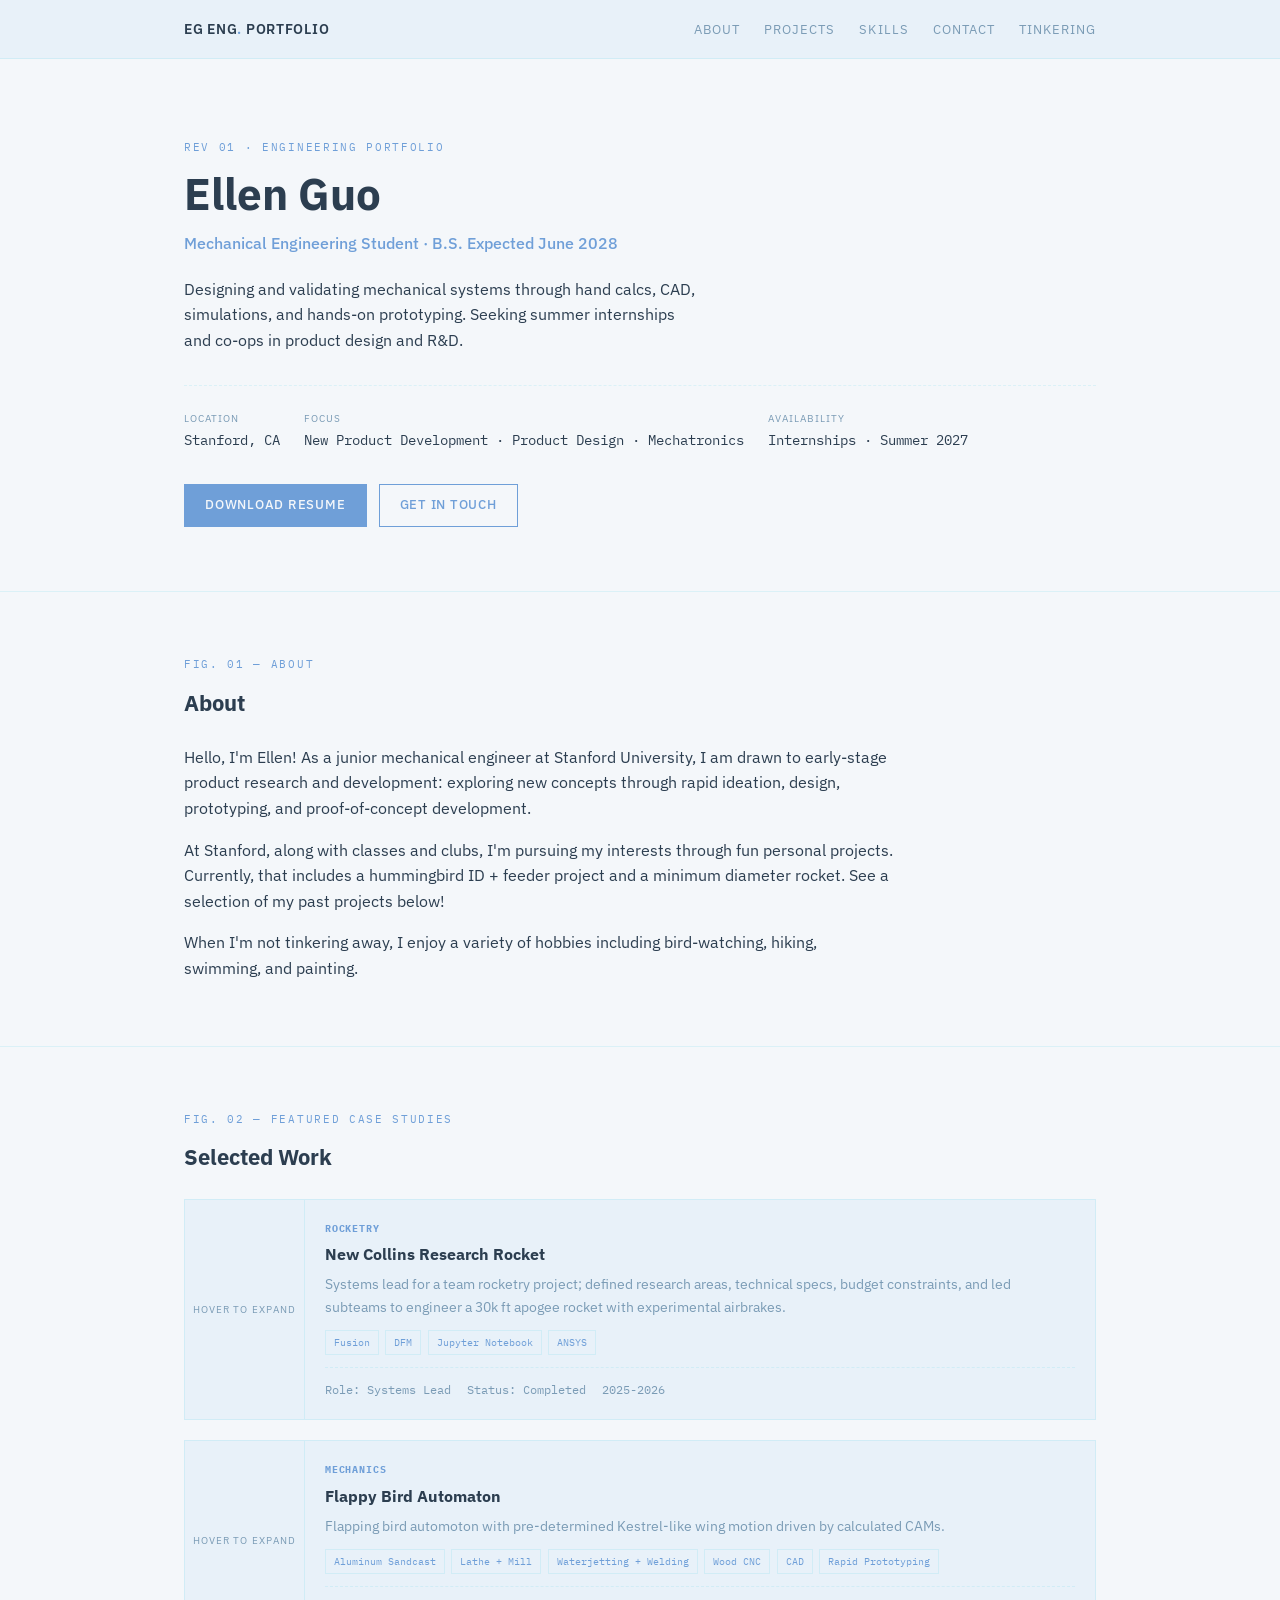
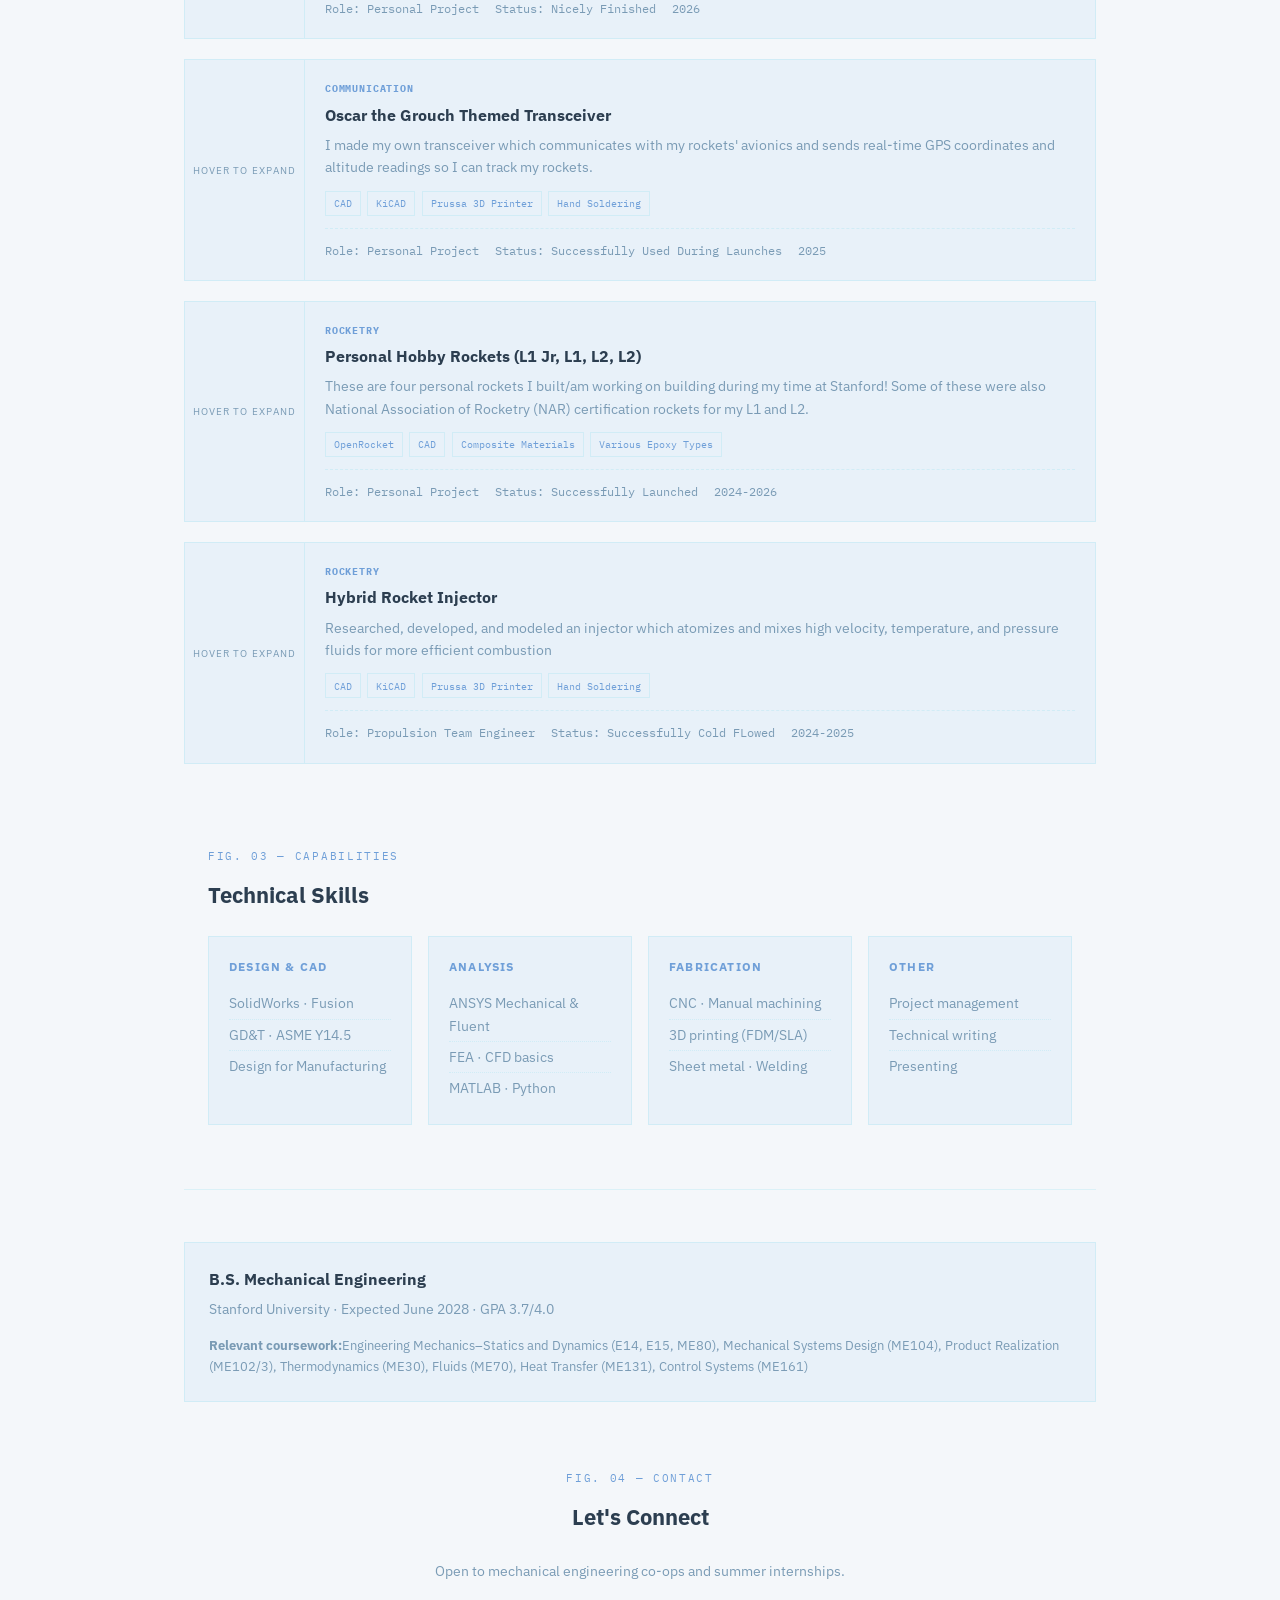
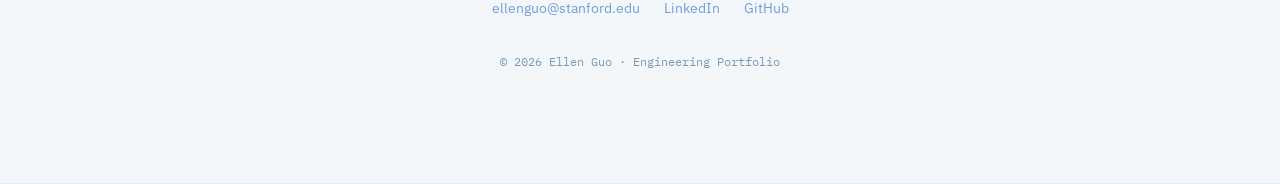
<file: index.html>
<!DOCTYPE html>
<html lang="en">
<head>
  <meta charset="UTF-8">
  <meta name="viewport" content="width=device-width, initial-scale=1.0">
  <title>Ellen Guo — Mechanical Engineering Portfolio</title>
  <link rel="preconnect" href="https://fonts.googleapis.com">
  <link rel="preconnect" href="https://fonts.gstatic.com" crossorigin>
  <link href="https://fonts.googleapis.com/css2?family=IBM+Plex+Mono:wght@400;500;600&family=IBM+Plex+Sans:wght@400;500;600;700&display=swap" rel="stylesheet">
  <link rel="stylesheet" href="style.css">
</head>
<body>
  <nav>
    <div class="container">
      <div class="logo">EG ENG<span>.</span> PORTFOLIO</div>
      <ul>
        <li><a href="#about">About</a></li>
        <li><a href="#projects">Projects</a></li>
        <li><a href="#skills">Skills</a></li>
        <li><a href="#contact">Contact</a></li>
        <li><a href="funproj.html">Tinkering</a></li>
      </ul>
    </div>
  </nav>

  <header class="hero">
    <div class="container">
      <p class="section-label">Rev 01 · Engineering Portfolio</p>
      <h1>Ellen Guo</h1>
      <p class="role">Mechanical Engineering Student · B.S. Expected June 2028</p>
      <p class="tagline">Designing and validating mechanical systems through hand calcs, CAD, simulations, and hands-on prototyping. Seeking summer internships and co-ops in product design and R&D.</p>
      <div class="spec-row">
        <div class="spec-item"><div class="label">Location</div><div class="value">Stanford, CA</div></div>
        <div class="spec-item"><div class="label">Focus</div><div class="value">New Product Development · Product Design · Mechatronics</div></div>
        <div class="spec-item"><div class="label">Availability</div><div class="value">Internships · Summer 2027</div></div>
      </div>
      <div class="btn-row">
        <a href="Ellen_Guo_Resume.pdf" class="btn btn-primary" download>Download Resume</a>
        <a href="#contact" class="btn btn-outline">Get in Touch</a>
      </div>
    </div>
  </header>

  <section id="about">
    <div class="container">
      <p class="section-label">Fig. 01 — About</p>
      <div class="about-grid">
        <div class="about-text">
          <h2>About</h2>
          <p>Hello, I'm Ellen! As a junior mechanical engineer at Stanford University, I am drawn to early-stage product research and development: exploring new concepts through rapid ideation, design, prototyping, and proof-of-concept development.</p>
          <p>At Stanford, along with classes and clubs, I'm pursuing my interests through fun personal projects. Currently, that includes a hummingbird ID + feeder project and a minimum diameter rocket. See a selection of my past projects below!</p>
          <p>When I'm not tinkering away, I enjoy a variety of hobbies including bird-watching, hiking, swimming, and painting.</p>
        </div>
      </div>
    </div>
  </section>

  <section id="projects">
  <div class="container">
    <p class="section-label">Fig. 02 — Featured Case Studies</p>
    <h2>Selected Work</h2>
    <div class="projects">
      
      <!-- Project 1: IREC -->
      <div class="project" data-project="heat-exchanger">
        <div class="project-thumb">
          <span class="project-thumb-placeholder">Hover to expand</span>
          <div class="project-carousel">
            <div class="carousel-arrow left">‹</div>
            <div class="carousel-arrow right">›</div>
            <div class="carousel-track">
              <div class="carousel-slide">
                <img src="img/IRECLaunch1.JPG" alt="Heat exchanger CAD model">
              </div>
              <div class="carousel-slide">
                <img src="img/airbrakes out naked.jpg" alt="CFD analysis">
              </div>
              <div class="carousel-slide">
                <img src="img/crystallization.jpeg" alt="Prototype testing">
              </div>
              <div class="carousel-slide">
                <img src="img/rocket vinyl.jpeg" alt="Prototype testing">
              </div>
            </div>
            <div class="carousel-controls">
              <span class="carousel-dot active"></span>
              <span class="carousel-dot"></span>
              <span class="carousel-dot"></span>
              <span class="carousel-dot"></span>
            </div>
          </div>
        </div>
        <div class="project-body">
          <p class="project-badge">Rocketry</p>
          <h3>New Collins Research Rocket</h3>
          <p class="project-summary">Systems lead for a team rocketry project; defined research areas, technical specs, budget constraints, and led subteams to engineer a 30k ft apogee rocket with experimental airbrakes.</p>
          
          <div class="project-details">
            <div class="detail-section">
              <h4>Why</h4>
              <p>A large component of scoring in the International Rocket Engineering Challenge (IREC) involves launching a rocket that flies to a target apogee. My team experimented with airbrakes as a calculated method to hit the exact altitude. We also carried a research payload looking at the effects of zero-gravity crystallization</p>
            </div>
            
            <div class="detail-section">
              <h4>How</h4>
              <ul>
                <li>Organized subteams for each rocket component such as Avionics, Structures, Recovery, and Airbrakes. Managed a 14-person team along with the technical project.</li>
                <li>Held weekly check-ins and guided each subteam through design, simulation, and build challenges; hosted a design review with professors, graduate students, IREC staff, and SSI alumni to gather thorough feedback </li>
                <li>Organized 4 test launches throughout the year, scaling up in rocket size and design requirements to test designs and validate simulations</li>
                <li>Experimented with new simulation softwares that allowed for greater rocket complexity; eventually creating one unique to the team rocket</li>
              </ul>
            </div>
            
            <div class="detail-section">
              <h4>Result</h4>
              <p>We verified working airbrakes during launch, although not as successful or consistent as would be necessary for IREC. 
                However, during the process, I developed better aerodynamic models around unique rocket shapes, wind shear, and pressure differences at altitude.
                I also grew as a leader and team manager.</p>
            </div>
          </div>
          
          <div class="tags">
            <span class="tag">Fusion</span>
            <span class="tag">DFM</span>
            <span class="tag">Jupyter Notebook</span>
            <span class="tag">ANSYS</span>
          </div>
          <div class="project-meta">
            <span>Role: Systems Lead</span>
            <span>Status: Completed</span>
            <span>2025-2026</span>
          </div>
        </div>
      </div>

      <!-- Project 2: ME103 Flappy Bird -->
      <div class="project" data-project="rover-suspension">
        <div class="project-thumb">
          <span class="project-thumb-placeholder">Hover to expand</span>
          <div class="project-carousel">
            <div class="carousel-arrow left">‹</div>
            <div class="carousel-arrow right">›</div>
            <div class="carousel-track">
              <div class="carousel-slide">
                <img src="img/flappy bird final1.png" alt="Suspension assembly">
              </div>
              <div class="carousel-slide">
                <img src="img/flappy bird wing motion.png" alt="FEA analysis">
              </div>
              <div class="carousel-slide">
                <img src="img/flappy bird cad.png" alt="Field testing">
              </div>
              <div class="carousel-slide">
                <img src="img/flappy sandcasting.png" alt="Field testing">
              </div>
              <div class="carousel-slide">
                <img src="img/flappy turning.png" alt="Field testing">
              </div>
              <div class="carousel-slide">
                <img src="img/flappy bird binnies.jpg" alt="Field testing">
              </div>
            </div>
            <div class="carousel-controls">
              <span class="carousel-dot active"></span>
              <span class="carousel-dot"></span>
              <span class="carousel-dot"></span>
              <span class="carousel-dot"></span>
              <span class="carousel-dot"></span>
              <span class="carousel-dot"></span>
            </div>
          </div>
        </div>
        <div class="project-body">
          <p class="project-badge">Mechanics</p>
          <h3>Flappy Bird Automaton</h3>
          <p class="project-summary">Flapping bird automoton with pre-determined Kestrel-like wing motion driven by calculated CAMs.</p>
          
          <div class="project-details">
            <div class="detail-section">
              <h4>Why</h4>
              <p>Wanted to learn different manufacturing techniques in the Stanford Product Realization Lab (PRL) in order to better understand fabrication processes and DFM.</p>
            </div>
            
            <div class="detail-section">
              <h4>How</h4>
              <ul>
                <li>Extrapolated a Kestrel flapping wing motion and designed CAM shapes to achieve that motion</li>
                <li>Performed hand calcs and FEA to analyze friction between CAM and follow shaft and find balance between friction reduction and DFM</li>
                <li>Designed and CADed casting molds/blanks for aluminum sandcasting process</li>
                <li>Fabricated and finished project using the lathe, mill, wood CNC, forge, waterjet, sandblaster, laser cutter, bandsaw, grinding wheel, and buffing wheel</li>
              </ul>
            </div>
            
            <div class="detail-section">
              <h4>Result</h4>
              <p>Created a working automaton and presented to PRL CAs and professors during quarterly university-wide Meet the Makers makerfaire.</p>
            </div>
          </div>
          
          <div class="tags">
            <span class="tag">Aluminum Sandcast</span>
            <span class="tag">Lathe + Mill</span>
            <span class="tag">Waterjetting + Welding</span>
            <span class="tag">Wood CNC</span>
            <span class="tag">CAD</span>
            <span class="tag">Rapid Prototyping</span>
          </div>
          <div class="project-meta">
            <span>Role: Personal Project</span>
            <span>Status: Nicely Finished</span>
            <span>2026</span>
          </div>
        </div>
      </div>

     <!-- Project 3: Oscar the Grouch -->
      <div class="project" data-project="transceiver">
        <div class="project-thumb">
          <span class="project-thumb-placeholder">Hover to expand</span>
          <div class="project-carousel">
            <div class="carousel-arrow left">‹</div>
            <div class="carousel-arrow right">›</div>
            <div class="carousel-track">
              <div class="carousel-slide">
                <img src="img/Oscar out in the world.jpg" alt="Suspension assembly">
              </div>
              <div class="carousel-slide">
                <img src="img/oscar CAD official.png" alt="FEA analysis">
              </div>
              <div class="carousel-slide">
                <img src="img/Oscar Fully painted.jpg" alt="Field testing">
              </div>
            </div>
            <div class="carousel-controls">
              <span class="carousel-dot active"></span>
              <span class="carousel-dot"></span>
              <span class="carousel-dot"></span>
            </div>
          </div>
        </div>
        <div class="project-body">
          <p class="project-badge">Communication</p>
          <h3>Oscar the Grouch Themed Transceiver</h3>
          <p class="project-summary">I made my own transceiver which communicates with my rockets' avionics and sends real-time GPS coordinates and altitude readings so I can track my rockets.</p>
          
          <div class="project-details">
            <div class="detail-section">
              <h4>Why</h4>
              <p>Wanted to learn more about electronic communication and design my own transceiver instead of using the commercially available ones.</p>
            </div>
            
            <div class="detail-section">
              <h4>How</h4>
              <ul>
                <li>Taught myself how antenna and radio communication works in order to understand how to design my transceiver </li>
                <li>CADed Oscar the Grouch Themed box with storage for not only electronic components and batteries, but also for trash from snacks eaten while hiking to recover rockets!</li>
                <li>Soldered board components, antennae, screen, and on/off button and assembled 3D printed transciever parts</li>
              </ul>
            </div>
            
            <div class="detail-section">
              <h4>Result</h4>
              <p>Designed, CADed, and painted finished product. I used it to successfully track and recover my L2 certification rocket flight, and have used it on all launches I've been to since.</p>
            </div>
          </div>
          
          <div class="tags">
            <span class="tag">CAD</span>
            <span class="tag">KiCAD</span>
            <span class="tag">Prussa 3D Printer</span>
            <span class="tag">Hand Soldering</span>
          </div>
          <div class="project-meta">
            <span>Role: Personal Project</span>
            <span>Status: Successfully Used During Launches</span>
            <span>2025</span>
          </div>
        </div>
      </div>


     <!-- Project 3: Rockets -->
      <div class="project" data-project="personal-rockets">
        <div class="project-thumb">
          <span class="project-thumb-placeholder">Hover to expand</span>
          <div class="project-carousel">
            <div class="carousel-arrow left">‹</div>
            <div class="carousel-arrow right">›</div>
            <div class="carousel-track">
              <div class="carousel-slide">
                <img src="img/CL firing from burner phone.jpg" alt="Suspension assembly">
              </div>
              <div class="carousel-slide">
                <img src="img/redwinged blackbird fly.jpg" alt="FEA analysis">
              </div>
              <div class="carousel-slide">
                <img src="img/tawny owl naked.jpg" alt="Field testing">
              </div>
              <div class="carousel-slide">
                <img src="img/pin in redwinged blackbird.jpg" alt="Field testing">
              </div>
              <div class="carousel-slide">
                <img src="img/rwbb fiberglass over jig.jpg" alt="Field testing">
              </div>
              <div class="carousel-slide">
                <img src="img/L2 cf fin layup.jpg" alt="Field testing">
              </div>
            </div>
            <div class="carousel-controls">
              <span class="carousel-dot active"></span>
              <span class="carousel-dot"></span>
              <span class="carousel-dot"></span>
              <span class="carousel-dot"></span>
              <span class="carousel-dot"></span>
              <span class="carousel-dot"></span>
            </div>
          </div>
        </div>
        <div class="project-body">
          <p class="project-badge">Rocketry</p>
          <h3>Personal Hobby Rockets (L1 Jr, L1, L2, L2)</h3>
          <p class="project-summary">These are four personal rockets I built/am working on building during my time at Stanford! Some of these were also National Association of Rocketry (NAR) certification rockets for my L1 and L2.</p>
          
          <div class="project-details">
            <div class="detail-section">
              <h4>Why</h4>
              <p>Wanted to gain experience in designing and building stable, fast, and high-flying hobby rockets of various styles including minimum and subminimum diameter.</p>
            </div>
            
            <div class="detail-section">
              <h4>How</h4>
              <ul>
                <li>Learned to simulate and model rocket and rocket components on OpenRocket, a popular rocket modeling software that helps account for aerodynamic forces.</li>
                <li>CADed my rocket to test fitment of parts, 3D printed molds for composite layups, and performed hand calcs to make sure my rockets would hold up at high accerlations and speeds. </li>
                <li>Learned how to do aerodynamic wet and dry layups with carbon fiber, fiberglass, and epoxy to strengthen materials</li>
              </ul>
            </div>
            
            <div class="detail-section">
              <h4>Result</h4>
              <p>Built, integrated, and successfully launched and recovered three of the four rockets (fourth one still in progress). Gained rocket design, fabrication, and simulation experience.</p>
            </div>
          </div>
          
          <div class="tags">
            <span class="tag">OpenRocket</span>
            <span class="tag">CAD</span>
            <span class="tag">Composite Materials</span>
            <span class="tag">Various Epoxy Types</span>
          </div>
          <div class="project-meta">
            <span>Role: Personal Project</span>
            <span>Status: Successfully Launched</span>
            <span>2024-2026</span>
          </div>
        </div>
      </div>

       <!-- Project 5: Fountain Hopper Injector -->
      <div class="project" data-project="injector">
        <div class="project-thumb">
          <span class="project-thumb-placeholder">Hover to expand</span>
          <div class="project-carousel">
            <div class="carousel-arrow left">‹</div>
            <div class="carousel-arrow right">›</div>
            <div class="carousel-track">
              <div class="carousel-slide">
                <img src="img/injector nonmanifold.jpg" alt="Suspension assembly">
              </div>
              <div class="carousel-slide">
                <img src="img/injector ansys.png" alt="FEA analysis">
              </div>
              <div class="carousel-slide">
                <img src="img/injector engineering drawing.png" alt="Field testing">
              </div>
            </div>
            <div class="carousel-controls">
              <span class="carousel-dot active"></span>
              <span class="carousel-dot"></span>
              <span class="carousel-dot"></span>
            </div>
          </div>
        </div>
        <div class="project-body">
          <p class="project-badge">Rocketry</p>
          <h3>Hybrid Rocket Injector</h3>
          <p class="project-summary">Researched, developed, and modeled an injector which atomizes and mixes high velocity, temperature, and pressure fluids for more efficient combustion</p>
          
          <div class="project-details">
            <div class="detail-section">
              <h4>Why</h4>
              <p>Hybrid rockets like the one my team was working on require injectors to better spray fluid from the fluid fuel tank into the solid combustion chamber. The injector is the interface between the two types of fuel in the rocket engine.</p>
            </div>
            
            <div class="detail-section">
              <h4>How</h4>
              <ul>
                <li>Conducted thorough research into hybrid rocket injector methods and high pressure/velocity mixing </li>
                <li>CADed several different injector types based on literature</li>
                <li>Coded MATLAB script to model different injector types' diffusivity and velocity profiles of fluid particles</li>
                <li>Ran FEA on injector with ANSYS to ensure its survival and safety factor in high temperature and pressure environment</li>
                <li>Narrowed down injector type, toleranced it. Team project unfortunately went unfinished due to unrealistic project scoping, but a downsized version of my injector design was used in the 2025-2026 team rocket</li>
              </ul>
            </div>
            
            <div class="detail-section">
              <h4>Result</h4>
              <p>Although the team project I designed my injector had to be ended, my design was successfully used in a next-generation rocket cold flow. This was also my first big project as a Freshman in college, and I was able to learn so much about R&D and engineering from it.</p>
            </div>
          </div>
          
          <div class="tags">
            <span class="tag">CAD</span>
            <span class="tag">KiCAD</span>
            <span class="tag">Prussa 3D Printer</span>
            <span class="tag">Hand Soldering</span>
          </div>
          <div class="project-meta">
            <span>Role: Propulsion Team Engineer</span>
            <span>Status: Successfully Cold FLowed</span>
            <span>2024-2025</span>
          </div>
        </div>
      </div>


  <section id="skills">
    <div class="container">
      <p class="section-label">Fig. 03 — Capabilities</p>
      <h2>Technical Skills</h2>
      <div class="skills-grid">
        <div class="skill-group">
          <h3>Design & CAD</h3>
          <ul><li>SolidWorks · Fusion</li><li>GD&T · ASME Y14.5</li><li>Design for Manufacturing</li></ul>
        </div>
        <div class="skill-group">
          <h3>Analysis</h3>
          <ul><li>ANSYS Mechanical & Fluent</li><li>FEA · CFD basics</li><li>MATLAB · Python</li></ul>
        </div>
        <div class="skill-group">
          <h3>Fabrication</h3>
          <ul><li>CNC · Manual machining</li><li>3D printing (FDM/SLA)</li><li>Sheet metal · Welding</li></ul>
        </div>
        <div class="skill-group">
          <h3>Other</h3>
          <ul><li>Project management</li><li>Technical writing</li><li>Presenting</li></ul>
        </div>
      </div>
    </div>
  </section>

<div class="edu-card" style="margin-top:2rem">
        <h3>B.S. Mechanical Engineering</h3>
        <p class="detail">Stanford University · Expected June 2028 · GPA 3.7/4.0</p>
        <p class="course-list"><strong>Relevant coursework:</strong>Engineering Mechanics–Statics and Dynamics (E14, E15, ME80), Mechanical Systems Design (ME104), Product Realization (ME102/3), Thermodynamics (ME30), Fluids (ME70), Heat Transfer (ME131), Control Systems (ME161)</p>
      </div>

  <footer id="contact">
    <div class="container">
      <p class="section-label">Fig. 04 — Contact</p>
      <h2>Let's Connect</h2>
      <p style="color:var(--muted); font-size:0.9rem; margin-top:0.5rem">Open to mechanical engineering co-ops and summer internships.</p>
      <div class="contact-links">
        <a href="mailto:alex.chen@email.com">ellenguo@stanford.edu</a>
        <a href="#">LinkedIn</a>
        <a href="#">GitHub</a>
      </div>
      <p class="copy mono">© 2026 Ellen Guo · Engineering Portfolio</p>
    </div>
  </footer>
<script src="carousel.js"></script>
</body>
</html>
</file>
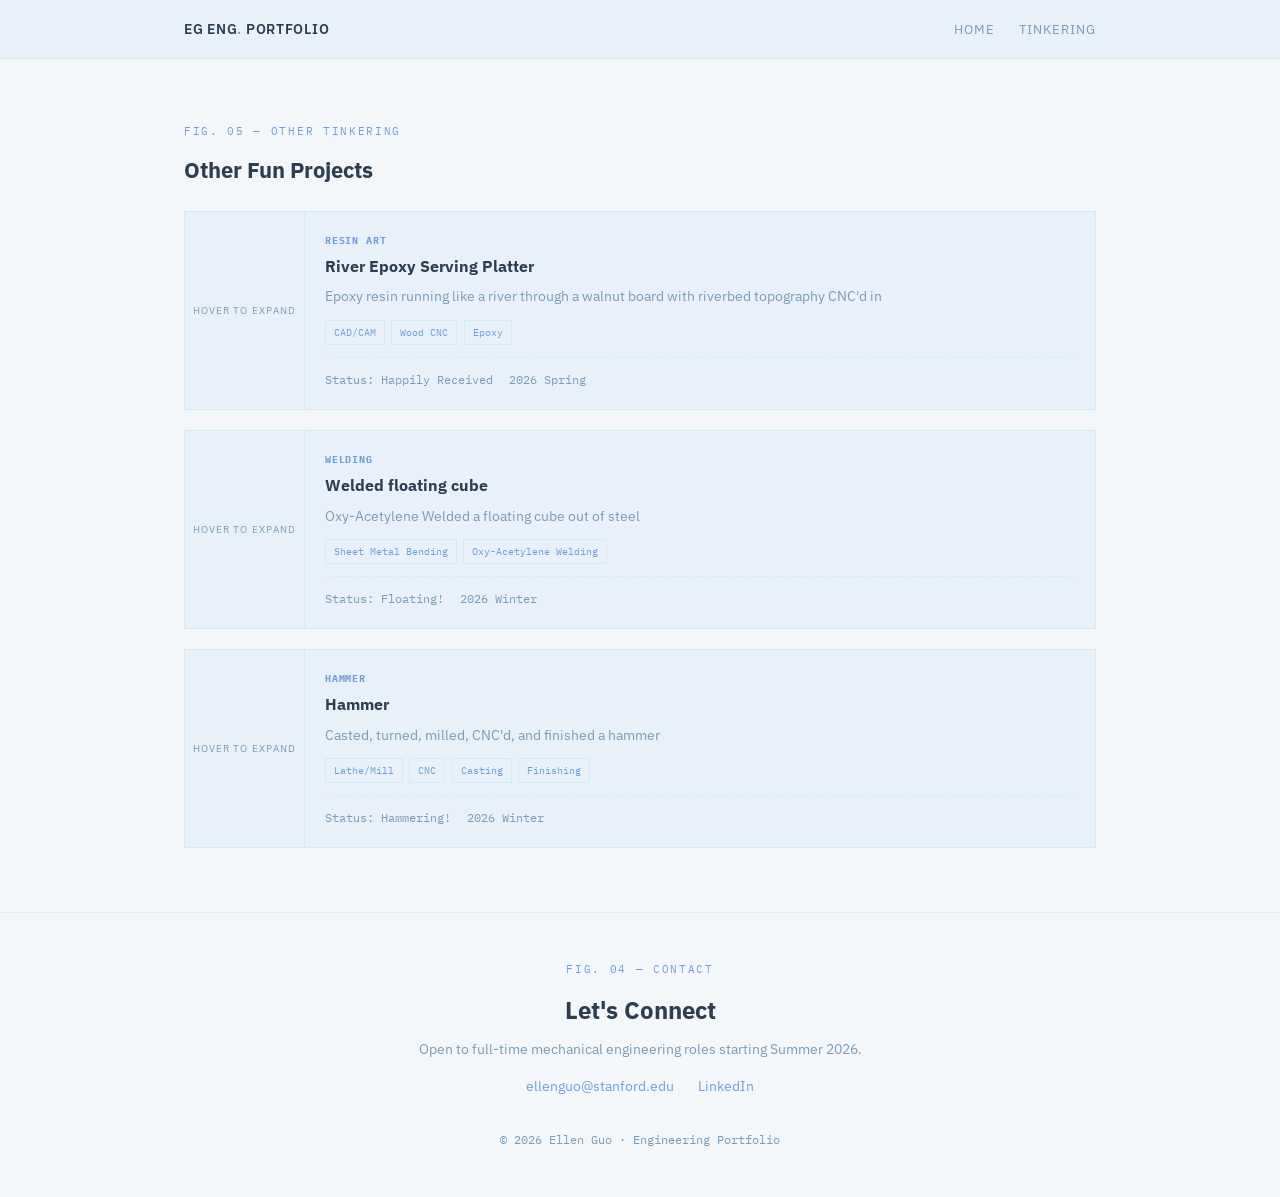
<file: funproj.html>
<!DOCTYPE html>
<html lang="en">
<head>
  <meta charset="UTF-8">
  <meta name="viewport" content="width=device-width, initial-scale=1.0">
  <title>Ellen Guo — Mechanical Engineering Portfolio</title>
  <link rel="preconnect" href="https://fonts.googleapis.com">
  <link rel="preconnect" href="https://fonts.gstatic.com" crossorigin>
  <link href="https://fonts.googleapis.com/css2?family=IBM+Plex+Mono:wght@400;500;600&family=IBM+Plex+Sans:wght@400;500;600;700&display=swap" rel="stylesheet">
  <link rel="stylesheet" href="style.css">
</head>
<body>
  <nav>
    <div class="container">
      <div class="logo">EG ENG<span>.</span> PORTFOLIO</div>
      <ul>
        <li><a href="index.html">Home</a></li>
        <li><a href="funproj.html">Tinkering</a></li>
      </ul>
    </div>
  </nav> 

  <section id="projects">
    <div class="container">
      <p class="section-label">Fig. 05 — Other Tinkering</p>
      <h2>Other Fun Projects</h2>
     <div class="projects">
      
      <!-- Project: elisa gift -->
      <div class="project" data-project="heat-exchanger">
        <div class="project-thumb">
          <span class="project-thumb-placeholder">Hover to expand</span>
          <div class="project-carousel">
            <div class="carousel-arrow left">‹</div>
            <div class="carousel-arrow right">›</div>
            <div class="carousel-track">
              <div class="carousel-slide">
                <img src="img/river post epoxy.jpg" alt="Heat exchanger CAD model">
              </div>
              <div class="carousel-slide">
                <img src="img/river wood cnc.jpg" alt="CFD analysis">
              </div>
            </div>
            <div class="carousel-controls">
              <span class="carousel-dot active"></span>
              <span class="carousel-dot"></span>
            </div>
          </div>
        </div>
        <div class="project-body">
          <p class="project-badge">Resin Art</p>
          <h3>River Epoxy Serving Platter</h3>
          <p class="project-summary">Epoxy resin running like a river through a walnut board with riverbed topography CNC'd in</p>
          
          <div class="project-details">
            <div class="detail-section">
              <h4>Why</h4>
              <p>I wanted to make a functional and beautiful apartment working gift for my older sister!</p>
            </div>
            
            <div class="detail-section">
              <h4>How</h4>
              <ul>
                <li>Started off by CADing the general shape of the Chicago river (near where she is living). I originally wanted to import some riverbed topography from the USGS, but then I realized the Chicago river is man-made and has no interesting river bed topography. I ended up just CADing my own topography.</li>
                <li>Created a CAM file from the CAD for Stanford PRL's shop bot and bought all the supplies I needed to make the CAD into a real gift--walnut wood, food-safe resin, food-safe resin dyes, etc. </li>
                <li>Used the CNC to make the topography I needed and experimented with different color combinations for the epoxy and dye to make the perfect river!</li>
                <li>Sanded everything down to 3000 grit, then used butcher block oil to create a perfect finish.</li>
              </ul>
            </div>
            
            <div class="detail-section">
              <h4>Result</h4>
              <p>My sister loved the gift, and it now sits as a center piece on her apartment table!</p>
            </div>
          </div>
          
          <div class="tags">
            <span class="tag">CAD/CAM</span>
            <span class="tag">Wood CNC</span>
            <span class="tag">Epoxy</span>
          </div>
          <div class="project-meta">
            <span>Status: Happily Received</span>
            <span>2026 Spring</span>
          </div>
        </div>
      </div>

      <!-- Project: cube welding -->
      <div class="project" data-project="heat-exchanger">
        <div class="project-thumb">
          <span class="project-thumb-placeholder">Hover to expand</span>
          <div class="project-carousel">
            <div class="carousel-arrow left">‹</div>
            <div class="carousel-arrow right">›</div>
            <div class="carousel-track">
              <div class="carousel-slide">
                <img src="img/cube welding.jpeg" alt="Heat exchanger CAD model">
              </div>
            </div>
            <div class="carousel-controls">
              <span class="carousel-dot active"></span>
            </div>
          </div>
        </div>
        <div class="project-body">
          <p class="project-badge">Welding</p>
          <h3>Welded floating cube</h3>
          <p class="project-summary">Oxy-Acetylene Welded a floating cube out of steel</p>
          
          <div class="project-details">
            <div class="detail-section">
              <h4>Why</h4>
              <p>The floating cube was used in the Stanford PRL's Cube Ceremony, which takes place once a quarter and celebrates all things cube.</p>
            </div>
            
            <div class="detail-section">
              <h4>How</h4>
              <ul>
                <li>Started off with two pieces of scrap sheet steel that poked corner holes into, cut, and bent with various sheet metal tools.</li>
                <li>Used the oxy-acetylene torch to make 12 perfect welds around the edges of the cube! </li>
              </ul>
            </div>
            
            <div class="detail-section">
              <h4>Result</h4>
              <p>My welds were airtight and I did not need filler material--both things not being true would have caused the cube to sink</p>
            </div>
          </div>
          
          <div class="tags">
            <span class="tag">Sheet Metal Bending</span>
            <span class="tag">Oxy-Acetylene Welding</span>
          </div>
          <div class="project-meta">
            <span>Status: Floating!</span>
            <span>2026 Winter</span>
          </div>
        </div>
      </div>

      <!-- Project: cube welding -->
      <div class="project" data-project="heat-exchanger">
        <div class="project-thumb">
          <span class="project-thumb-placeholder">Hover to expand</span>
          <div class="project-carousel">
            <div class="carousel-arrow left">‹</div>
            <div class="carousel-arrow right">›</div>
            <div class="carousel-track">
              <div class="carousel-slide">
                <img src="img/hammer front.jpeg" alt="Heat exchanger CAD model">
              </div>
              <div class="carousel-slide">
                <img src="img/hammer back.jpeg" alt="Heat exchanger CAD model">
              </div>
            </div>
            <div class="carousel-controls">
              <span class="carousel-dot active"></span>
              <span class="carousel-dot"></span>
            </div>
          </div>
        </div>
        <div class="project-body">
          <p class="project-badge">Hammer</p>
          <h3>Hammer</h3>
          <p class="project-summary">Casted, turned, milled, CNC'd, and finished a hammer</p>
          
          <div class="project-details">
            <div class="detail-section">
              <h4>Why</h4>
              <p>The hammer was part of a hammer and tool-box project to learn how to use all of the Stanford PRL's machinery</p>
            </div>
            
            <div class="detail-section">
              <h4>How</h4>
              <ul>
                <li>Started by turning and tapping the two plastic portions at the ends of the hammer out of two different hardnesses of plastic, and then turned and tapped the handle out of scrap aluminum. </li>
                <li>Sandcasted the hammer head out of bronze, and sanded it for hours to 800 grit, then buffed and used the CNC to inscribe a funny moniker into the head.</li>
                <li>Taped off half the hammer and sandblasted the other half to create an interesting finish before melting in some heat set inserts and assembling!</li>
              </ul>
            </div>
            
            <div class="detail-section">
              <h4>Result</h4>
              <p>Works well as a hammer, and it is great decor!</p>
            </div>
          </div>
          
          <div class="tags">
            <span class="tag">Lathe/Mill</span>
            <span class="tag">CNC</span>
            <span class="tag">Casting</span>
            <span class="tag">Finishing</span>
          </div>
          <div class="project-meta">
            <span>Status: Hammering!</span>
            <span>2026 Winter</span>
          </div>
        </div>
      </div>

    </div>
  </section>


 <!-- If I want to turn this into a resume page:
 <section id="experience">
    <div class="container">
      <p class="section-label">Fig. 05 — Other Tinkering</p>
      <h2>Other Fun Projects</h2>
      <div class="timeline">
        <div class="timeline-item">
          <div class="timeline-date">Fall 2026</div>
          <div>
            <h3>Personal Project</h3>
            <p class="org">Camera Vision Hummingbird ID + Feeder</p>
            <p>Currently working on a camera vision hummingbird species identification project, combining mechanical, electrical, and AI CV skills.</p>
          </div>
        </div>
        <div class="timeline-item">
          <div class="timeline-date">Summer 2026</div>
          <div>
            <h3>Product Management + Design Intern</h3>
            <p class="org">Axon</p>
            <p>Made next-generation product design tweaks that will improve </p>
          </div>
        </div>
        <div class="timeline-item">
          <div class="timeline-date">2023–2024</div>
          <div>
            <h3>Research Assistant</h3>
            <p class="org">UM Thermal Fluids Lab</p>
            <p>Assisted with experimental setup for micro-channel cooling studies; maintained LabVIEW acquisition systems.</p>
          </div>
        </div>
      </div>
      <div class="edu-card" style="margin-top:2rem">
        <h3>B.S. Mechanical Engineering</h3>
        <p class="detail">University of Michigan · Expected May 2026 · GPA 3.8/4.0</p>
        <p class="course-list"><strong>Relevant coursework:</strong> Thermodynamics, Heat Transfer, Machine Design, Control Systems, Materials Science, Numerical Methods</p>
      </div>
    </div>
  </section>
-->
    <footer id="contact">
    <div class="container">
      <p class="section-label">Fig. 04 — Contact</p>
      <h2>Let's Connect</h2>
      <p style="color:var(--muted); font-size:0.9rem; margin-top:0.5rem">Open to full-time mechanical engineering roles starting Summer 2026.</p>
      <div class="contact-links">
        <a href="mailto:ellenguo@stanford.edu">ellenguo@stanford.edu</a>
        <a href="https://www.linkedin.com/in/ellenguo79/">LinkedIn</a>
      </div>
      <p class="copy mono">© 2026 Ellen Guo · Engineering Portfolio</p>
    </div>
  </footer>
<script src="carousel.js"></script>
</body>
</html>
</file>
<file: style.css>
:root {
      --bg: #F4F7FA;
      --surface: #E8F1F9;
      --line: rgba(77, 208, 225, 0.15);
      --accent: #6F9FD8;
      --header: #0A2342;
      --text: #2C3E50;
      --muted: #7a9bb5;
    }
    *, *::before, *::after { box-sizing: border-box; margin: 0; padding: 0; }
    html { scroll-behavior: smooth; }
    body {
      font-family: 'IBM Plex Sans', system-ui, sans-serif;
      background: var(--bg);
      color: var(--text);
      line-height: 1.6;
    }
    .mono { font-family: 'IBM Plex Mono', monospace; }
    .container { max-width: 960px; margin: 0 auto; padding: 0 1.5rem; }
    nav {
      position: sticky; top: 0; z-index: 100;
      background: var(--surface);
      backdrop-filter: blur(8px);
      border-bottom: 1px solid var(--line);
    }
    nav .container {
      display: flex; align-items: center; justify-content: space-between;
      padding-top: 1rem; padding-bottom: 1rem;
    }
    .logo { font-weight: 600; font-size: 0.9rem; letter-spacing: 0.05em; }
    .logo span { color: var(--accent); }
    nav ul { display: flex; gap: 1.5rem; list-style: none; }
    nav a {
      color: var(--muted); text-decoration: none; font-size: 0.8rem;
      text-transform: uppercase; letter-spacing: 0.08em;
    }
    nav a:hover { color: var(--accent); }
    .section-label {
      font-family: 'IBM Plex Mono', monospace;
      font-size: 0.7rem; color: var(--accent);
      letter-spacing: 0.15em; text-transform: uppercase;
      margin-bottom: 0.75rem;
    }
    .hero { padding: 5rem 0 4rem; border-bottom: 1px solid var(--line); }
    .hero h1 { font-size: clamp(2rem, 5vw, 2.75rem); font-weight: 700; line-height: 1.15; }
    .hero .role { color: var(--accent); font-size: 1rem; margin: 0.75rem 0 1.25rem; font-weight: 500; }
    .hero .tagline { color: var(--text); max-width: 520px; font-size: 1rem; }
    .spec-row {
      display: flex; flex-wrap: wrap; gap: 1.5rem;
      margin-top: 2rem; padding-top: 1.5rem;
      border-top: 1px dashed var(--line);
    }
    .spec-item .label { font-size: 0.65rem; color: var(--muted); text-transform: uppercase; letter-spacing: 0.1em; }
    .spec-item .value { font-family: 'IBM Plex Mono', monospace; font-size: 0.85rem; margin-top: 0.2rem; }
    .btn-row { display: flex; flex-wrap: wrap; gap: 0.75rem; margin-top: 2rem; }
    .btn {
      display: inline-block; padding: 0.65rem 1.25rem;
      font-size: 0.8rem; font-weight: 500; text-decoration: none;
      text-transform: uppercase; letter-spacing: 0.06em;
      border: 1px solid var(--accent); transition: 0.2s;
    }
    .btn-primary { background: var(--accent); color: var(--bg); }
    .btn-primary:hover { background: #6ee7f7; }
    .btn-outline { color: var(--accent); }
    .btn-outline:hover { background: rgba(77, 208, 225, 0.1); }
    section { padding: 4rem 0; border-bottom: 1px solid var(--line); }
    section h2 { font-size: 1.35rem; margin-bottom: 1.5rem; }
    .about-grid { display: grid; gap: -2rem; grid-template-columns: 1fr 200px; align-items: start; }
    @media (max-width: 640px) { .about-grid { grid-template-columns: 1fr; } }
    .about-text { color: var(--primary); }
    .about-text p + p { margin-top: 1rem; }
    .stat-box {
      border: 1px solid var(--line); padding: 1rem;
      background: var(--surface);
    }
    .stat-box .num { font-size: 1.5rem; font-weight: 700; color: var(--accent); font-family: 'IBM Plex Mono', monospace; }
    .stat-box .desc { font-size: 0.75rem; color: var(--muted); margin-top: 0.25rem; }
    /* Enhanced Projects with Hover Expansion */

    .projects { 
  display: grid; 
  gap: 1.25rem; 
}

.project {
  border: 1px solid var(--line); 
  background: var(--surface);
  display: grid; 
  grid-template-columns: 120px 1fr;
  text-decoration: none;
  color: inherit;
  transition: all 0.4s cubic-bezier(0.4, 0, 0.2, 1);
  position: relative;
  overflow: hidden;
  cursor: pointer;
}

.project:hover { 
  border-color: var(--accent); 
  box-shadow: 0 8px 32px rgba(77, 208, 225, 0.2);
  grid-template-columns: 400px 1fr;
  transform: translateY(-4px);
}

@media (max-width: 768px) { 
  .project { 
    grid-template-columns: 1fr; 
  }
  .project:hover {
    grid-template-columns: 1fr;
    transform: none;
  }
}

/* Project Thumbnail / Image Area */
.project-thumb {
  background: var(--surface);
  border-right: 1px solid var(--line);
  display: flex; 
  align-items: center; 
  justify-content: center;
  min-height: 120px; 
  color: var(--muted); 
  font-size: 0.65rem;
  text-transform: uppercase; 
  letter-spacing: 0.1em;
  position: relative;
  overflow: hidden;
  transition: all 0.4s cubic-bezier(0.4, 0, 0.2, 1);
}

.project:hover .project-thumb {
  min-height: 300px;
}

.project-thumb-placeholder {
  transition: opacity 0.3s ease;
}

.project:hover .project-thumb-placeholder {
  opacity: 0;
}

/* Image Carousel */
.project-carousel {
  position: absolute;
  top: 0;
  left: 0;
  width: 100%;
  height: 100%;
  opacity: 0;
  transition: opacity 0.3s ease;
}

.project:hover .project-carousel {
  opacity: 1;
}

.carousel-track {
  display: flex;
  height: 100%;
  transition: transform 0.5s ease;
}

.carousel-slide {
  min-width: 100%;
  height: 100%;
  display: flex;
  align-items: center;
  justify-content: center;
  background: var(--surface);
}

.carousel-slide img {
  max-width: 90%;
  max-height: 90%;
  object-fit: contain;
}

.carousel-controls {
  position: absolute;
  bottom: 1rem;
  left: 50%;
  transform: translateX(-50%);
  display: flex;
  gap: 0.5rem;
  z-index: 10;
}

.carousel-dot {
  width: 8px;
  height: 8px;
  border-radius: 50%;
  background: var(--muted);
  opacity: 0.5;
  cursor: pointer;
  transition: all 0.3s ease;
}

.carousel-dot.active {
  background: var(--accent);
  opacity: 1;
  transform: scale(1.2);
}

.carousel-arrow {
  position: absolute;
  top: 50%;
  transform: translateY(-50%);
  background: rgba(77, 208, 225, 0.2);
  border: 1px solid var(--accent);
  color: var(--accent);
  width: 32px;
  height: 32px;
  display: flex;
  align-items: center;
  justify-content: center;
  cursor: pointer;
  font-size: 1.2rem;
  transition: all 0.2s ease;
  opacity: 0;
  z-index: 10;
}

.project:hover .carousel-arrow {
  opacity: 1;
}

.carousel-arrow:hover {
  background: rgba(77, 208, 225, 0.3);
}

.carousel-arrow.left {
  left: 0.5rem;
}

.carousel-arrow.right {
  right: 0.5rem;
}

/* Project Body */
.project-body { 
  padding: 1.25rem;
  position: relative;
  transition: padding 0.4s ease;
}

.project:hover .project-body {
  padding: 2rem;
}

.project-badge {
  font-size: 0.65rem; 
  font-weight: 700; 
  text-transform: uppercase;
  letter-spacing: 0.08em; 
  color: var(--accent); 
  margin-bottom: 0.35rem;
  font-family: 'IBM Plex Mono', monospace;
}

.project-body h3 { 
  font-size: 1rem; 
  margin-bottom: 0.35rem;
  transition: font-size 0.4s ease;
}

.project:hover .project-body h3 {
  font-size: 1.3rem;
}

.project-summary {
  font-size: 0.875rem; 
  color: var(--muted);
  transition: opacity 0.3s ease;
}

.project:hover .project-summary {
  opacity: 0;
  height: 0;
  overflow: hidden;
}

/* Detailed sections (hidden by default) */
.project-details {
  opacity: 0;
  max-height: 0;
  overflow: hidden;
  transition: opacity 0.3s ease 0.1s, max-height 0.4s ease;
}

.project:hover .project-details {
  opacity: 1;
  max-height: 1000px;
}

.detail-section {
  margin-top: 1.25rem;
}

.detail-section h4 {
  font-size: 0.75rem;
  text-transform: uppercase;
  letter-spacing: 0.1em;
  color: var(--accent);
  margin-bottom: 0.5rem;
  font-family: 'IBM Plex Mono', monospace;
  display: flex;
  align-items: center;
  gap: 0.5rem;
}

.detail-section h4::before {
  content: '//';
  color: var(--accent);
  opacity: 0.5;
}

.detail-section p {
  font-size: 0.875rem;
  color: var(--muted);
  line-height: 1.6;
}

.detail-section ul {
  list-style: none;
  margin-top: 0.5rem;
}

.detail-section li {
  font-size: 0.85rem;
  color: var(--muted);
  padding-left: 1rem;
  position: relative;
  margin-bottom: 0.35rem;
}

.detail-section li::before {
  content: '›';
  position: absolute;
  left: 0;
  color: var(--accent);
  font-weight: bold;
}

.tags { 
  display: flex; 
  flex-wrap: wrap; 
  gap: 0.4rem; 
  margin-top: 0.75rem; 
}

.tag {
  font-family: 'IBM Plex Mono', monospace; 
  font-size: 0.65rem;
  padding: 0.2rem 0.5rem; 
  border: 1px solid var(--line); 
  color: var(--accent);
  transition: all 0.2s ease;
}

.project:hover .tag {
  background: rgba(77, 208, 225, 0.1);
}

.project-meta {
  display: flex; 
  flex-wrap: wrap; 
  gap: 1rem;
  padding-top: 0.75rem; 
  margin-top: 0.75rem; 
  border-top: 1px dashed var(--line);
  font-size: 0.75rem; 
  color: var(--muted);
  font-family: 'IBM Plex Mono', monospace;
}

    .skills-grid { display: grid; grid-template-columns: repeat(auto-fit, minmax(200px, 1fr)); gap: 1rem; }
    .skill-group {
      border: 1px solid var(--line); padding: 1.25rem; background: var(--surface);
    }
    .skill-group h3 { font-size: 0.75rem; text-transform: uppercase; letter-spacing: 0.1em; color: var(--accent); margin-bottom: 0.75rem; }
    .skill-group ul { list-style: none; }
    .skill-group li { font-size: 0.875rem; color: var(--muted); padding: 0.25rem 0; border-bottom: 1px dotted var(--line); }
    .skill-group li:last-child { border-bottom: none; }
    .timeline { display: grid; gap: 1.25rem; }
    .timeline-item {
      display: grid; grid-template-columns: 100px 1fr; gap: 1rem;
      border-left: 2px solid var(--accent); padding-left: 1.25rem; margin-left: 0.5rem;
    }
    @media (max-width: 540px) { .timeline-item { grid-template-columns: 1fr; } }
    .timeline-date { font-family: 'IBM Plex Mono', monospace; font-size: 0.75rem; color: var(--accent); }
    .timeline-item h3 { font-size: 0.95rem; }
    .timeline-item .org { color: var(--muted); font-size: 0.85rem; }
    .timeline-item p { font-size: 0.85rem; color: var(--muted); margin-top: 0.35rem; }
    .edu-card {
      border: 1px solid var(--line); padding: 1.5rem; background: var(--surface);
    }
    .edu-card h3 { font-size: 1rem; }
    .edu-card .detail { color: var(--muted); font-size: 0.875rem; margin-top: 0.35rem; }
    .course-list { margin-top: 1rem; font-size: 0.8rem; color: var(--muted); }
    footer {
      padding: 3rem 0; text-align: center;
    }
    footer .contact-links { display: flex; justify-content: center; flex-wrap: wrap; gap: 1.5rem; margin-top: 1rem; }
    footer a { color: var(--accent); text-decoration: none; font-size: 0.85rem; }
    footer a:hover { text-decoration: underline; }
    footer .copy { margin-top: 2rem; font-size: 0.75rem; color: var(--muted); }
</file>
